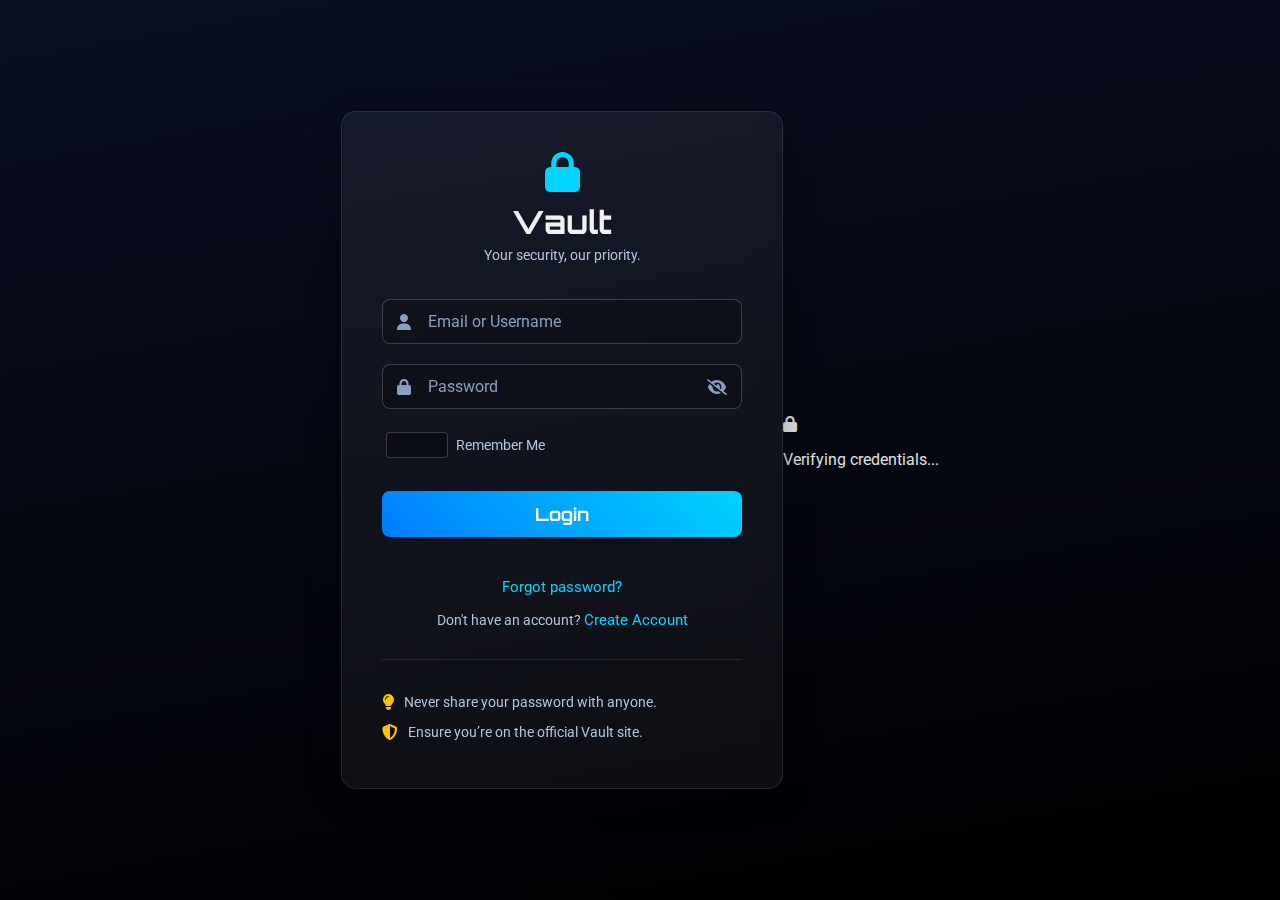
<file: login.html>
<!DOCTYPE html>
<html lang="en">
<head>
    <meta charset="UTF-8">
    <meta name="viewport" content="width=device-width, initial-scale=1.0">
    <title>Vault Login</title>
    <link rel="stylesheet" href="https://cdnjs.cloudflare.com/ajax/libs/font-awesome/6.5.1/css/all.min.css">
    <link rel="stylesheet" href="style.css">
</head>
<body>

    <div class="login-box" id="loginFormContainer">
        <div class="logo-container">
            <i class="fas fa-lock"></i>
            <h2>Vault</h2>
            <p class="tagline">Your security, our priority.</p>
        </div>
        <form>
            <div class="input-group">
                <i class="fas fa-user input-icon"></i>
                <input type="text" id="username" name="username" placeholder="Email or Username" required>
            </div>
            <div class="input-group">
                <i class="fas fa-lock input-icon"></i>
                <input type="password" id="password" name="password" placeholder="Password" required autocomplete="current-password">
                <i class="fas fa-eye-slash" id="togglePassword"></i>
            </div>
            <div class="form-options">
                <label class="remember-me">
                    <input type="checkbox" name="remember"> Remember Me
                </label>
            </div>
            <button type="submit" class="login-button">Login</button> 
            <div class="loading-spinner" style="display: none;">
                <i class="fas fa-spinner fa-spin"></i>
            </div>
            <div class="form-footer-links">
                <a href="#" class="forgot-password-link">Forgot password?</a>
                <p>Don't have an account? <a href="signup.html" class="create-account-link">Create Account</a></p>
            </div>
            <div class="security-tips">
                <p><i class="fas fa-lightbulb"></i> Never share your password with anyone.</p>
                <p><i class="fas fa-shield-alt"></i> Ensure you’re on the official Vault site.</p>
            </div>
        </form>
    </div>

    <!-- Forgot Password Modal -->
    <div class="forgot-password-modal-overlay" id="forgotPasswordModalOverlay">
        <div class="forgot-password-modal-content">
            <button class="close-modal-btn" id="closeForgotPasswordModal">&times;</button>
            <div class="modal-header">
                <h3>Forgot Password?</h3>
                <p class="modal-tagline">Enter your registered email to receive a password reset link.</p>
            </div>
            <form id="forgotPasswordForm">
                <div class="input-group">
                    <i class="fas fa-envelope input-icon"></i>
                    <input type="email" id="forgotEmail" name="forgotEmail" placeholder="Registered Email" required>
                </div>
                <button type="submit" class="login-button">Send Reset Link</button>
            </form>
            <div class="modal-sending-animation" style="display: none;">
                <i class="fas fa-envelope-open-text fa-beat-fade"></i>
                <p>Sending...</p>
            </div>
            <div class="modal-confirmation-message" style="display: none;">
                <i class="fas fa-check-circle"></i>
                <p>A password reset link has been sent to your email.</p>
                <p class="security-note">For your security, the link will expire in 10 minutes.</p>
                <button class="login-button close-modal-btn">Close</button>
            </div>
        </div>
    </div>

    <!-- Transition Overlay -->
    <div class="transition-overlay" id="transitionOverlay">
        <div class="transition-content">
            <div class="unlock-animation">
                <i class="fas fa-lock" id="transitionIcon"></i>
            </div>
            <p id="transitionText">Verifying credentials...</p>
        </div>
    </div>

    <script src="script.js"></script>
</body>
</html>
</file>
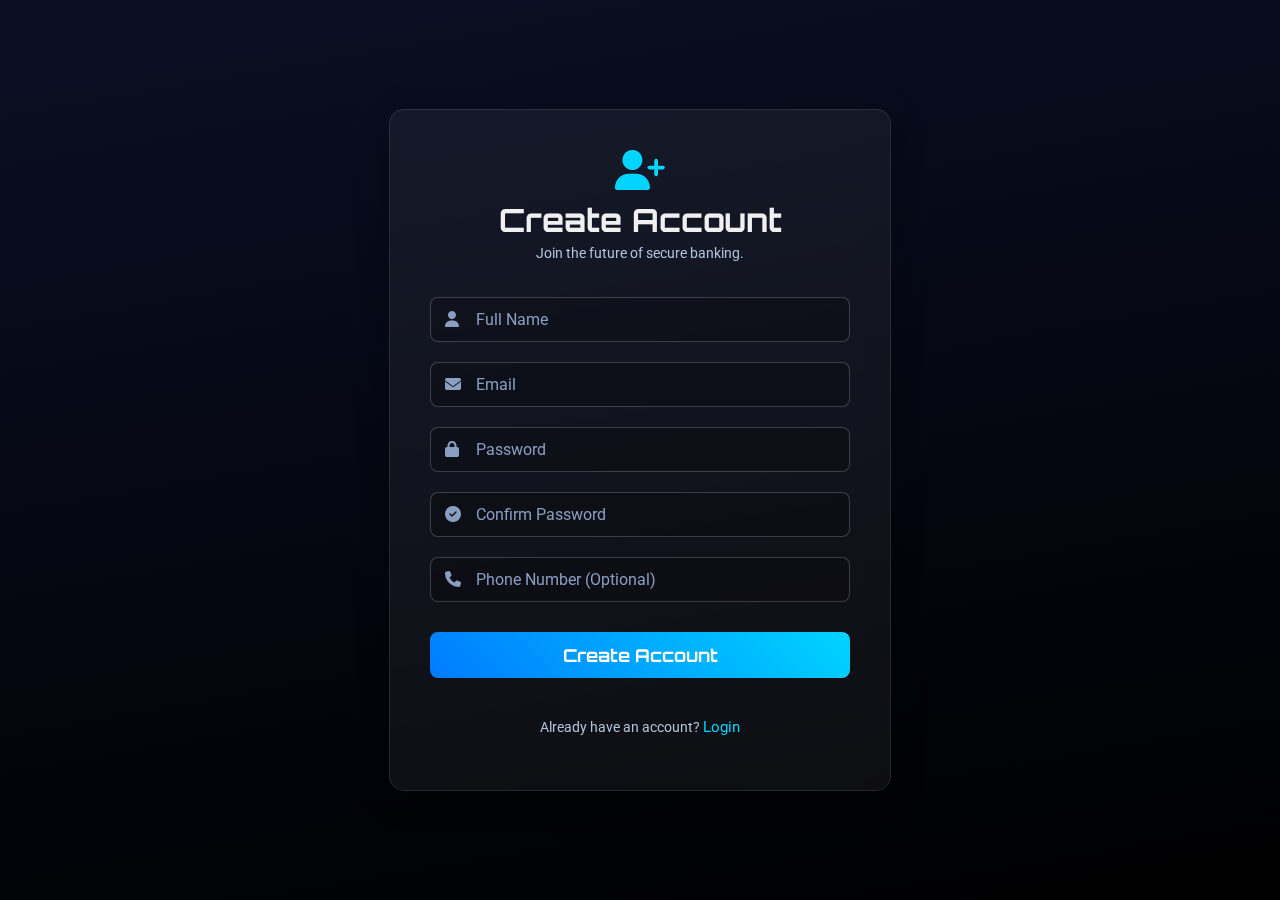
<file: signup.html>
<!DOCTYPE html>
<html lang="en">
<head>
    <meta charset="UTF-8">
    <meta name="viewport" content="width=device-width, initial-scale=1.0">
    <title>Create Account - Vault</title>
    <link rel="stylesheet" href="https://cdnjs.cloudflare.com/ajax/libs/font-awesome/6.5.1/css/all.min.css">
    <link rel="stylesheet" href="style.css">
</head>
<body>

    <div class="login-box signup-box">
        <div class="logo-container">
            <i class="fas fa-user-plus"></i>
            <h2>Create Account</h2>
            <p class="tagline">Join the future of secure banking.</p>
        </div>
        <form id="signupForm">
            <div class="input-group">
                <i class="fas fa-user input-icon"></i>
                <input type="text" id="fullName" name="fullName" placeholder="Full Name" required>
            </div>
            <div class="input-group">
                <i class="fas fa-envelope input-icon"></i>
                <input type="email" id="signupEmail" name="signupEmail" placeholder="Email" required>
            </div>
            <div class="input-group">
                <i class="fas fa-lock input-icon"></i>
                <input type="password" id="signupPassword" name="signupPassword" placeholder="Password" required>
            </div>
            <div class="input-group">
                <i class="fas fa-check-circle input-icon"></i>
                <input type="password" id="confirmPassword" name="confirmPassword" placeholder="Confirm Password" required>
            </div>
            <div class="input-group">
                <i class="fas fa-phone input-icon"></i>
                <input type="tel" id="phone" name="phone" placeholder="Phone Number (Optional)">
            </div>
            <button type="submit" class="login-button">Create Account</button>
            <div class="form-footer-links">
                <p>Already have an account? <a href="login.html" class="create-account-link">Login</a></p>
            </div>
        </form>
    </div>

    <script src="script.js"></script>
</body>
</html>
</file>
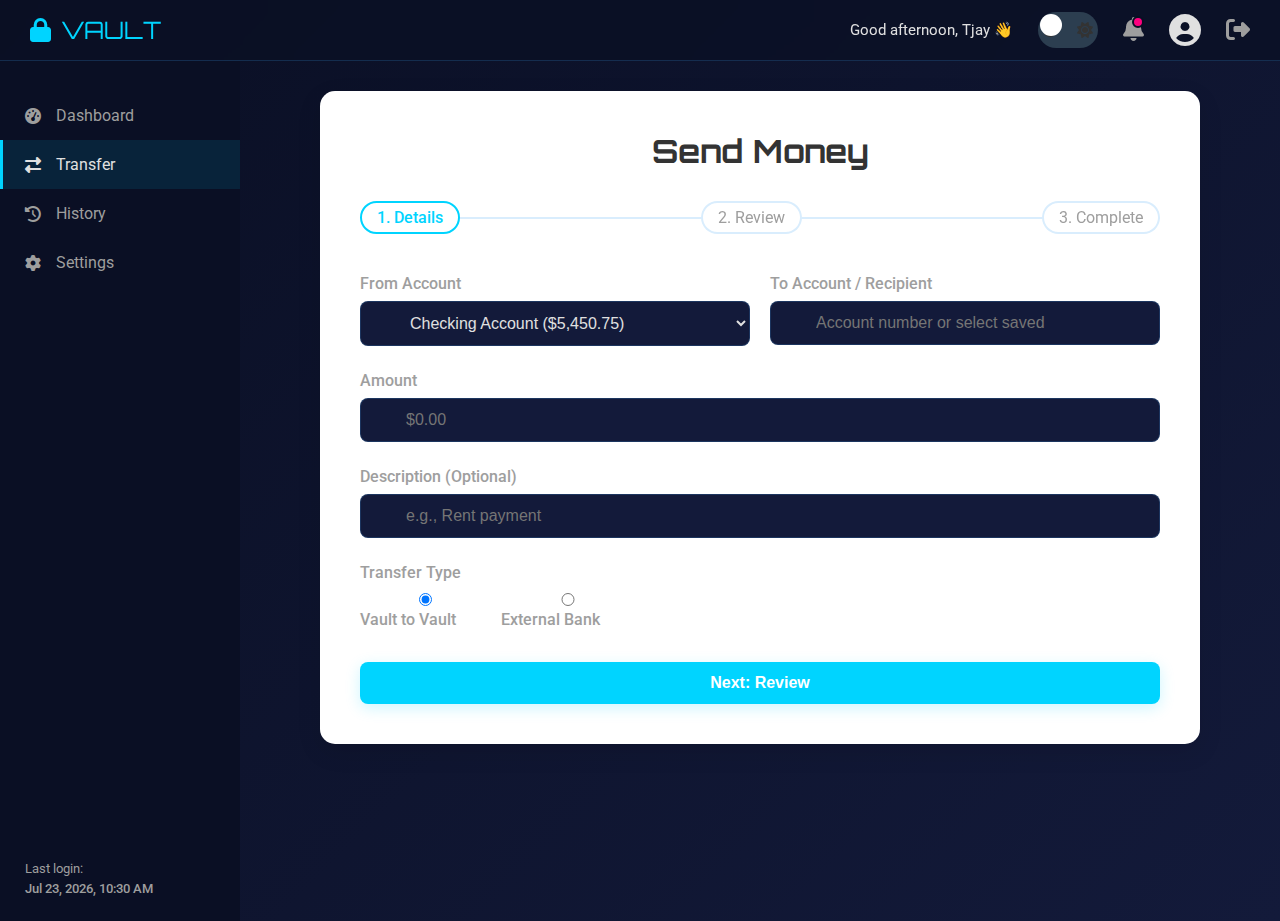
<file: transfer.html>
<!DOCTYPE html>
<html lang="en">
<head>
    <meta charset="UTF-8">
    <meta name="viewport" content="width=device-width, initial-scale=1.0">
    <title>Transfer Money - Vault</title>
    <link rel="stylesheet" href="https://cdnjs.cloudflare.com/ajax/libs/font-awesome/6.5.1/css/all.min.css">
    <link rel="stylesheet" href="dashboard.css">
    <link rel="stylesheet" href="transfer.css">
</head>
<body>

    <header class="top-nav">
        <div class="logo">
            <i class="fas fa-lock"></i>
            <span>VAULT</span>
        </div>
        <div class="menu-toggle" id="menu-toggle">
            <i class="fas fa-bars"></i>
        </div>
        <div class="header-right">
            <span class="greeting" id="greeting">Welcome back, Tjay</span>
            <div class="theme-switcher">
                <input type="checkbox" id="theme-toggle" class="theme-toggle-checkbox">
                <label for="theme-toggle" class="theme-toggle-label">
                    <i class="fas fa-moon"></i><i class="fas fa-sun"></i></label>
            </div>
            <div class="notification-bell">
                <i class="fas fa-bell"></i>
                <span class="notification-dot"></span>
            </div>
            <div class="profile">
                <i class="fas fa-user-circle"></i>
            </div>
            <a href="login.html" id="logout-btn" class="logout-btn"><i class="fas fa-sign-out-alt"></i></a>
        </div>
    </header>
    <div class="sidebar-overlay" id="sidebar-overlay"></div>

    <div class="dashboard-container">
        <aside class="sidebar">
            <nav class="sidebar-nav">
                <ul>
                    <li><a href="dashboard.html"><i class="fas fa-tachometer-alt"></i> Dashboard</a></li>
                    <li class="active"><a href="transfer.html"><i class="fas fa-exchange-alt"></i> Transfer</a></li>
                    <li><a href="history.html"><i class="fas fa-history"></i> History</a></li>
                    <li><a href="settings.html"><i class="fas fa-cog"></i> Settings</a></li>
                </ul>
            </nav>
            <nav class="sidebar-footer">
                <p>Last login:</p>
                <p id="last-login-timestamp">Oct 26, 2024, 10:30 AM</p>
            </nav>
        </aside>

        <main class="main-content">
            <div class="transfer-container card">
                <h2>Send Money</h2>
                <div class="progress-bar">
                    <div class="step active" id="step-1">1. Details</div>
                    <div class="step" id="step-2">2. Review</div>
                    <div class="step" id="step-3">3. Complete</div>
                </div>

                <!-- Step 1: Details -->
                <form id="transfer-form-step1" class="form-step active">
                    <div class="form-row">
                        <div class="form-group">
                            <label for="from-account">From Account</label>
                            <select id="from-account" name="from-account">
                                <option value="checking">Checking Account ($5,450.75)</option>
                                <option value="savings">Savings Account ($25,180.50)</option>
                            </select>
                        </div>
                        <div class="form-group">
                            <label for="to-account">To Account / Recipient</label>
                            <input type="text" id="to-account" name="to-account" placeholder="Account number or select saved">
                        </div>
                    </div>
                    <div class="form-group">
                        <label for="amount">Amount</label>
                        <input type="number" id="amount" name="amount" placeholder="$0.00">
                    </div>
                    <div class="form-group">
                        <label for="description">Description (Optional)</label>
                        <input type="text" id="description" name="description" placeholder="e.g., Rent payment">
                    </div>
                    <div class="form-group">
                        <label>Transfer Type</label>
                        <div class="radio-group">
                            <label><input type="radio" name="transfer-type" value="internal" checked> Vault to Vault</label>
                            <label><input type="radio" name="transfer-type" value="external"> External Bank</label>
                        </div>
                    </div>
                    <button type="button" class="btn-primary" id="next-to-step2">Next: Review</button>
                </form>

                <!-- Step 2: Review -->
                <div id="transfer-form-step2" class="form-step review-step">
                    <h3>Review Your Transfer</h3>
                    <div id="review-details"></div>
                    <div class="button-group">
                        <button type="button" class="btn-secondary" id="back-to-step1">Back</button>
                        <button type="button" class="btn-primary" id="confirm-transfer">Confirm & Send</button>
                    </div>
                </div>

                <!-- Step 3: Complete -->
                <div id="transfer-form-step3" class="form-step success-step">
                    <i class="fas fa-check-circle"></i>
                    <h3>Transfer Successful! 💸</h3>
                    <div class="success-summary card">
                        <h4>Transaction Summary</h4>
                        <div id="success-summary-details"></div>
                    </div>
                    <div class="button-group">
                        <a href="history.html" class="btn-secondary">View Transaction History</a>
                        <button type="button" class="btn-primary" id="make-another-transfer">Make Another Transfer</button>
                    </div>
                </div>
            </div>
        </main>
    </div>

    <script src="dashboard.js"></script>
    <script src="transfer.js"></script>
</body>
</html>
</file>
<file: style.css>
@import url('https://fonts.googleapis.com/css2?family=Orbitron:wght@700&family=Roboto:wght@400;500&display=swap');

body {
    margin: 0;
    font-family: 'Roboto', sans-serif;
    background: linear-gradient(170deg, #0a0f24 0%, #000000 100%); /* Deep blue to black */
    color: #e0e0e0;
    display: flex;
    justify-content: center;
    align-items: center;
    min-height: 100vh;
    overflow: hidden;
    padding: 20px;
    box-sizing: border-box;
}

.logo-container {
    text-align: center;
    margin-bottom: 35px;
}

.logo-container i {
    font-size: 2.5rem;
    color: #00d4ff;
}

.logo-container h2 {
    font-family: 'Orbitron', sans-serif;
    font-size: 2rem;
    color: #f0f0f0;
    margin: 10px 0 5px;
}

.tagline {
    font-size: 0.9rem;
    color: #b0c4de;
    margin: 0;
}

.login-box {
    /* Glassmorphism */
    background: rgba(255, 255, 255, 0.05);
    backdrop-filter: blur(10px);
    border: 1px solid rgba(255, 255, 255, 0.1);
    padding: 40px;
    border-radius: 15px;
    box-shadow: 0 8px 32px rgba(0, 0, 0, 0.3);
    width: 100%;
    max-width: 360px;
    animation: fadeIn 1s ease-in-out;
}

.signup-box {
    max-width: 420px; /* A bit wider for the longer form */
}

.input-group .input-icon {
    position: absolute;
    left: 15px;
    top: 50%;
    transform: translateY(-50%);
    color: #8a9ec1; /* Matches placeholder color */
    font-size: 1rem;
    pointer-events: none; /* Allows clicks to pass through to the input */
    z-index: 1; /* Ensure icon is above input background */
}

.input-group #togglePassword {
    position: absolute;
    right: 15px;
    top: 50%;
    transform: translateY(-50%);
    color: #8a9ec1;
    cursor: pointer;
    z-index: 2;
    transition: color 0.3s ease;
}

.input-group {
    position: relative;
    margin-bottom: 20px;
}

input {
    width: 100%;
    padding: 12px 15px;
    background: rgba(0, 0, 0, 0.2);
    border: 1px solid rgba(255, 255, 255, 0.2);
    padding-left: 45px; /* Make space for the icon */
    border-radius: 8px;
    color: #e0e0e0;
    font-size: 1rem;
    font-family: 'Roboto', sans-serif;
    transition: border-color 0.3s, box-shadow 0.3s;
    box-sizing: border-box;
}

input::placeholder {
    color: #8a9ec1;
}

input:focus {
    outline: none;
    border-color: #00d4ff;
    box-shadow: 0 0 10px rgba(0, 212, 255, 0.3);
}

.login-button {
    width: 100%;
    padding: 12px;
    border: none;
    border-radius: 8px;
    background: linear-gradient(45deg, #007bff, #00d4ff); /* royal blue to cyan */
    color: white;
    font-size: 1.1rem;
    font-weight: 700;
    font-family: 'Orbitron', sans-serif;
    cursor: pointer;
    transition: all 0.3s ease; /* Smooth hover effects already present */
    margin-top: 10px;
}

.login-button:hover {
    box-shadow: 0 0 15px rgba(0, 212, 255, 0.6); /* Subtle neon blue glow */
    transform: translateY(-2px);
}

@keyframes fadeIn {
    from { opacity: 0; transform: translateY(20px); }
    to { opacity: 1; transform: translateY(0); }
}

.login-button {
    margin-bottom: 15px; /* Space below button, before spinner */
}

.loading-spinner {
    text-align: center;
    margin-bottom: 15px; /* Space after spinner, before form-footer-links */
    color: #00d4ff; /* Cyan color for the spinner */
    font-size: 1.8rem;
}

.security-tips {
    margin-top: 30px; /* Space after form-footer-links */
    padding-top: 20px;
    border-top: 1px solid rgba(255, 255, 255, 0.1);
    text-align: left;
}

.security-tips p {
    font-size: 0.85rem;
    color: #b0c4de; /* Muted text color */
    margin-bottom: 8px;
    display: flex;
    align-items: center;
    gap: 10px;
}

.security-tips p i {
    color: #ffc107; /* A warning/attention color for icons */
    font-size: 1rem;
}

.form-options {
    display: flex;
    justify-content: space-between;
    align-items: center;
    margin-bottom: 20px;
}

.remember-me {
    display: flex;
    align-items: center;
    font-size: 0.9rem;
    color: #b0c4de;
    cursor: pointer;
}

.remember-me input[type="checkbox"] {
    appearance: none;
    -webkit-appearance: none;
    width: 16px;
    height: 16px;
    background-color: rgba(0, 0, 0, 0.3);
    border: 1px solid rgba(255, 255, 255, 0.2);
    border-radius: 4px;
    margin-right: 8px;
    cursor: pointer;
    position: relative;
    transition: background-color 0.3s;
}

.remember-me input[type="checkbox"]:checked {
    background-color: #00d4ff;
    border-color: #00d4ff;
}

.form-footer-links {
    margin-top: 25px;
    text-align: center;
}

.form-footer-links a {
    color: #00d4ff; /* Cyan for links */
    text-decoration: none;
    font-size: 0.95rem;
    transition: color 0.3s ease;
}

.form-footer-links a:hover {
    color: #007bff; /* Royal blue on hover */
    text-decoration: underline;
}

.form-footer-links p {
    margin-top: 15px;
    font-size: 0.9rem;
    color: #b0c4de; /* Muted text color */
}

/* --- Forgot Password Modal --- */
.forgot-password-modal-overlay {
    position: fixed;
    top: 0;
    left: 0;
    width: 100%;
    height: 100%;
    background: rgba(0, 0, 0, 0.7);
    display: flex;
    justify-content: center;
    align-items: center;
    z-index: 1000;
    opacity: 0;
    visibility: hidden;
    transition: opacity 0.3s ease, visibility 0.3s ease;
}

.forgot-password-modal-overlay.active {
    opacity: 1;
    visibility: visible;
}

.forgot-password-modal-content {
    /* Glassmorphism */
    background: rgba(255, 255, 255, 0.08);
    backdrop-filter: blur(15px);
    border: 1px solid rgba(255, 255, 255, 0.15);
    padding: 40px;
    border-radius: 15px;
    box-shadow: 0 10px 40px rgba(0, 0, 0, 0.4);
    width: 100%;
    max-width: 400px;
    position: relative;
    text-align: center;
    transform: translateY(-50px);
    opacity: 0;
    transition: transform 0.3s ease, opacity 0.3s ease;
}

.forgot-password-modal-overlay.active .forgot-password-modal-content {
    transform: translateY(0);
    opacity: 1;
}

.close-modal-btn {
    position: absolute;
    top: 15px;
    right: 20px;
    background: none;
    border: none;
    font-size: 2rem;
    color: #e0e0e0;
    cursor: pointer;
    transition: color 0.3s ease;
}

.close-modal-btn:hover {
    color: #ff007f;
}

.modal-header {
    margin-bottom: 30px;
}

.modal-header h3 {
    font-family: 'Orbitron', sans-serif;
    font-size: 2rem;
    color: #00d4ff;
    margin-bottom: 10px;
}

.modal-tagline {
    font-size: 1rem;
    color: #b0c4de;
}

#forgotPasswordForm .input-group {
    margin-bottom: 25px;
}

#forgotPasswordForm .login-button {
    margin-top: 0; /* Override default margin-top */
}

.modal-sending-animation,
.modal-confirmation-message {
    display: flex;
    flex-direction: column;
    align-items: center;
    justify-content: center;
    min-height: 150px; /* Ensure consistent height */
}

.modal-sending-animation i {
    font-size: 3.5rem;
    color: #00d4ff;
    margin-bottom: 20px;
}

.modal-sending-animation p {
    font-size: 1.2rem;
    color: #e0e0e0;
}

.modal-confirmation-message i {
    font-size: 3.5rem;
    color: #28a745; /* Green checkmark */
    margin-bottom: 20px;
}

.modal-confirmation-message p {
    font-size: 1.1rem;
    color: #e0e0e0;
    margin-bottom: 10px;
}

.security-note {
    font-size: 0.9rem;
    color: #ffc107; /* Warning color */
    margin-top: 15px;
}
</file>
<file: dashboard.css>
@import url('https://fonts.googleapis.com/css2?family=Orbitron:wght@400;700&family=Roboto:wght@300;400;500&display=swap');

:root {
    /* Dark Mode (Default) */
    --primary-blue: #00d4ff;
    --secondary-pink: #ff007f;
    --bg-primary: #0a0f24;
    --bg-secondary: #131a3a;
    --card-bg: white;
    --card-text: #333;
    --text-muted: #9e9e9e;
    --text-primary: #e0e0e0;
    --border-color: rgba(66, 165, 245, 0.2);
}

body.light-mode {
    /* Light Mode */
    --primary-blue: #007bff;
    --secondary-pink: #d93075;
    --bg-primary: #f8f9fa;
    --bg-secondary: #e9ecef;
    --card-bg: white;
    --card-text: #333;
    --text-muted: #6c757d;
    --text-primary: #495057;
    --border-color: rgba(0, 0, 0, 0.1);
}

body {
    margin: 0;
    font-family: 'Roboto', sans-serif;
    background: linear-gradient(135deg, var(--bg-primary), var(--bg-secondary));
    color: var(--card-text);
    overflow-x: hidden;
}

/* --- Top Navigation --- */
.top-nav {
    display: flex;
    justify-content: space-between;
    align-items: center;
    padding: 12px 30px;
    background: rgba(10, 15, 36, 0.7);
    backdrop-filter: blur(10px);
    border-bottom: 1px solid var(--border-color);
    position: sticky;
    top: 0;
    z-index: 1000;
}

.top-nav .logo {
    display: flex;
    align-items: center;
    font-family: 'Orbitron', sans-serif;
    font-size: 1.5rem;
    color: var(--primary-blue);
    gap: 10px;
}

.menu-toggle {
    display: none; /* Hidden on desktop */
    font-size: 1.5rem;
    color: var(--text-primary);
    cursor: pointer;
}

.header-right {
    display: flex;
    align-items: center;
    gap: 25px;
}

.greeting {
    color: var(--text-primary);
    white-space: nowrap;
    font-size: 0.95rem;
}

.top-nav .profile i {
    font-size: 2rem;
    color: var(--text-primary);
    cursor: pointer;
}

.logout-btn {
    color: var(--text-muted);
    font-size: 1.5rem;
    text-decoration: none;
    transition: color 0.3s ease;
}

.logout-btn:hover {
    color: var(--secondary-pink);
}

.notification-bell {
    position: relative;
    font-size: 1.5rem;
    color: var(--text-muted);
    cursor: pointer;
}

.notification-dot {
    position: absolute;
    top: 0;
    right: 0;
    width: 8px;
    height: 8px;
    background-color: var(--secondary-pink);
    border-radius: 50%;
    border: 2px solid var(--bg-primary);
}

/* --- Theme Switcher (copied from main.css) --- */
.theme-switcher { position: relative; }
.theme-toggle-checkbox { display: none; }
.theme-toggle-label {
    display: flex;
    align-items: center;
    justify-content: space-between;
    background-color: #2c3e50;
    border-radius: 50px;
    cursor: pointer;
    width: 50px;
    height: 26px;
    padding: 5px;
    position: relative;
    transition: background-color 0.2s;
}
.theme-toggle-label::after {
    content: ''; position: absolute; top: 2px; left: 2px;
    width: 22px; height: 22px; background-color: white;
    border-radius: 50%; transition: transform 0.2s;
}
.theme-toggle-checkbox:checked + .theme-toggle-label::after {
    transform: translateX(24px);
}

/* --- Main Layout --- */
.dashboard-container {
    display: flex;
    animation: dashboard-fade-in 0.8s ease-out;
}

.sidebar {
    width: 240px;
    background: var(--bg-primary);
    padding-top: 30px;
    height: calc(100vh - 70px); /* Full height minus top-nav */
    position: sticky;
    top: 70px; /* Height of top-nav */
}

.sidebar-footer {
    position: absolute;
    bottom: 20px;
    left: 25px;
    right: 25px;
    font-size: 0.8rem;
    color: var(--text-muted);
}

.sidebar-footer p {
    margin: 5px 0;
}

#last-login-timestamp { font-weight: 500; }

.sidebar-nav ul {
    list-style: none;
    padding: 0;
    margin: 0;
}

.sidebar-nav li a {
    display: flex;
    align-items: center;
    gap: 15px;
    padding: 15px 25px;
    color: var(--text-muted);
    text-decoration: none;
    font-size: 1rem;
    transition: background 0.3s, color 0.3s;
}

.sidebar-nav li a:hover, .sidebar-nav li.active a {
    background: rgba(0, 212, 255, 0.1);
    color: var(--text-primary);
    border-left: 3px solid var(--primary-blue);
    padding-left: 22px;
}

.main-content {
    flex-grow: 1;
    padding: 30px;
}

/* --- Cards --- */
.summary-cards {
    display: grid;
    grid-template-columns: repeat(auto-fit, minmax(220px, 1fr));
    gap: 25px;
    margin-bottom: 30px;
}

.card {
    background: var(--card-bg);
    padding: 25px;
    border-radius: 15px;
    box-shadow: 0 8px 25px rgba(0, 0, 0, 0.1);
    transition: transform 0.3s ease, box-shadow 0.3s ease;
}

.card:hover {
    transform: translateY(-5px); /* Upward animation on hover */
    box-shadow: 0 12px 30px rgba(0, 0, 0, 0.15);
}

.mini-card {
    position: relative;
    padding-top: 50px;
}

.mini-card .fas {
    position: absolute;
    top: 20px;
    left: 25px;
    font-size: 1.5rem;
    padding: 10px;
    border-radius: 50%;
    color: white;
}

.icon-checking { background-color: #29b6f6; } /* Light Blue */
.icon-savings { background-color: #66bb6a; } /* Green */
.icon-credit { background-color: #ef5350; } /* Red */

.mini-card .debt {
    color: #ef5350; /* Red for debt */
}

.card h3, .card h4 {
    margin-top: 0;
    margin-bottom: 10px;
    color: var(--card-text);
    font-weight: 500;
}

.card p {
    margin: 0;
    font-size: 1.8rem;
    font-weight: 700;
    color: var(--secondary-pink);
}

.balance-card {
    grid-column: 1 / -1; /* Span full width on larger grids */
    text-align: center;
}

.balance-card h3 {
    font-size: 1.2rem;
    color: var(--text-muted);
}

.balance-amount {
    font-family: 'Orbitron', sans-serif;
    font-size: 3.5rem !important;
    color: var(--primary-blue) !important;
}

.mini-card p {
    font-size: 1.5rem;
    font-family: 'Orbitron', sans-serif;
}

/* --- Chart Area --- */
.charts-area {
    margin-top: 30px;
}

.chart-card {
    padding: 30px;
}

.chart-card h3 {
    text-align: center;
    font-size: 1.4rem;
    margin-bottom: 25px;
}

@keyframes dashboard-fade-in {
    from { opacity: 0; transform: translateY(20px); }
    to { opacity: 1; transform: translateY(0); }
}

/* --- Responsive Design --- */
@media (max-width: 1024px) {
    .greeting {
        display: none; /* Hide greeting on smaller tablets */
    }
}

@media (max-width: 768px) {
    .menu-toggle {
        display: block; /* Show hamburger menu */
    }

    .header-right .theme-switcher,
    .header-right .profile {
        display: none; /* Hide less critical icons on mobile */
    }

    .sidebar {
        position: fixed;
        left: -250px; /* Hide sidebar off-screen */
        width: 250px;
        top: 0;
        height: 100%;
        z-index: 1100;
        transition: left 0.3s ease-in-out;
        background: var(--bg-secondary);
        border-right: 1px solid var(--border-color);
    }

    .sidebar.open {
        left: 0; /* Show sidebar */
    }

    .sidebar-overlay {
        position: fixed;
        top: 0;
        left: 0;
        width: 100%;
        height: 100%;
        background: rgba(0, 0, 0, 0.5);
        z-index: 1050;
        opacity: 0;
        visibility: hidden;
        transition: opacity 0.3s ease, visibility 0.3s ease;
    }

    .sidebar-overlay.active {
        opacity: 1;
        visibility: visible;
    }

    .main-content {
        padding: 20px;
    }

    .summary-cards, .quick-actions, .charts-area {
        grid-template-columns: 1fr; /* Stack grids into a single column */
        gap: 20px;
    }
}

/* --- Savings Goals --- */
.savings-goals-area {
    margin-bottom: 30px;
}

.savings-goal-card .card-header {
    display: flex;
    justify-content: space-between;
    align-items: center;
    margin-bottom: 20px;
}

.savings-goal-card h3 {
    margin: 0;
}

.add-goal-btn {
    padding: 8px 15px;
    font-size: 0.9rem;
}

.goal-item {
    background-color: var(--bg-secondary);
    padding: 20px;
    border-radius: 10px;
    border: 1px solid var(--border-color);
}

.goal-item.completed {
    border-left: 4px solid #28a745;
    background-image: linear-gradient(to right, rgba(40, 167, 69, 0.05), transparent);
}
.goal-item.completed .progress-bar-fill {
    background-color: #28a745; /* Green for completed */
}

.goal-name {
    font-weight: 500;
    margin: 0;
    font-size: 1.1rem !important; /* Override generic p styles */
    color: var(--text-primary);
}

.goal-progress-text {
    font-size: 1rem !important; /* Override generic p styles */
    color: var(--text-muted);
    font-weight: 400;
    margin: 0;
}

.goal-header {
    display: flex;
    justify-content: space-between;
    align-items: center;
    margin-bottom: 15px;
}

.goal-actions {
    display: flex;
    gap: 10px;
}

.goal-action-btn {
    background: none;
    border: 1px solid var(--border-color);
    color: var(--text-muted);
    padding: 4px 10px;
    border-radius: 6px;
    font-size: 0.8rem;
    cursor: pointer;
    transition: all 0.3s ease;
}

.goal-action-btn:hover {
    background-color: var(--primary-blue);
    color: white;
    border-color: var(--primary-blue);
}
.goal-action-btn.delete:hover {
    background-color: var(--secondary-pink);
    border-color: var(--secondary-pink);
}

.goal-details {
    font-size: 0.9rem;
    color: var(--text-muted);
    margin-bottom: 15px;
}
.goal-details p {
    margin: 5px 0;
    font-weight: 400;
    font-size: 0.9rem !important;
}
.goal-details .saved-amount {
    color: var(--text-primary);
    font-weight: 500;
}

.progress-bar-container {
    width: 100%;
    height: 20px;
    background-color: var(--bg-secondary);
    border-radius: 20px;
    overflow: hidden;
    border: 1px solid var(--border-color);
}

.progress-bar-fill {
    height: 100%;
    background-color: var(--primary-blue);
    border-radius: 20px;
    transition: width 0.5s ease-in-out;
    display: flex;
    align-items: center;
    justify-content: center;
    color: white;
    font-size: 0.8rem;
    font-weight: 700;
}

.motivational-text {
    text-align: center;
    margin-top: 15px;
    font-size: 0.9rem !important;
    color: var(--text-muted);
    font-weight: 400;
}

.section-footer-note {
    text-align: center;
    margin-top: 20px;
    font-size: 0.9rem;
    color: var(--text-muted);
    font-style: italic;
}

/* --- Confetti --- */
#confetti-container {
    position: fixed;
    top: 0; left: 0;
    width: 100%; height: 100%;
    overflow: hidden;
    z-index: 9999;
    pointer-events: none;
}
.confetti {
    position: absolute;
    width: 10px;
    height: 20px;
    background-color: #f0f;
    top: -20px;
    opacity: 0;
    animation: confetti-fall 4s ease-out forwards;
}
@keyframes confetti-fall {
    0% { transform: translateY(-10vh) rotateZ(0deg); opacity: 1; }
    100% { transform: translateY(110vh) rotateZ(720deg); opacity: 0; }
}

/* --- Goal Modal Form --- */
#goal-form .form-group,
#progress-form .form-group {
    margin-bottom: 20px;
    text-align: left;
}
#goal-form label,
#progress-form label {
    display: block; margin-bottom: 8px; font-weight: 500;
    font-size: 0.9rem; color: var(--text-muted);
}
#goal-form input,
#progress-form input {
    width: 100%; padding: 12px; border: 1px solid var(--border-color);
    border-radius: 8px; background-color: var(--bg-secondary);
    color: var(--text-primary); font-size: 1rem; box-sizing: border-box;
}

/* --- Generic Modal Styles --- */
.modal-overlay {
    position: fixed; top: 0; left: 0; width: 100%; height: 100%;
    background: rgba(0, 0, 0, 0.7); display: flex; justify-content: center;
    align-items: center; z-index: 1200; opacity: 0; visibility: hidden;
    transition: opacity 0.3s ease, visibility 0.3s ease;
}
.modal-overlay.active { opacity: 1; visibility: visible; }
.modal-content {
    background: var(--card-bg); padding: 30px; border-radius: 15px;
    box-shadow: 0 10px 40px rgba(0, 0, 0, 0.4); width: 100%; max-width: 450px;
    position: relative; text-align: center; border: 1px solid var(--border-color);
    transform: translateY(50px); opacity: 0; /* Changed for slide-up animation */
    transition: transform 0.3s ease, opacity 0.3s ease;
}
.modal-overlay.active .modal-content { transform: translateY(0); opacity: 1; }
.modal-header h3 { font-size: 1.5rem; margin-top: 0; margin-bottom: 25px; }
.close-modal-btn {
    position: absolute; top: 10px; right: 15px; background: none; border: none;
    font-size: 1.5rem; color: var(--text-muted); cursor: pointer;
}

/* --- Pay Bills Modal Specifics --- */
.recent-bills {
    margin-bottom: 25px;
    text-align: left;
}
.recent-bills h4 {
    font-size: 0.9rem;
    color: var(--text-muted);
    margin: 0 0 10px;
    font-weight: 500;
}
.recent-bill-tags {
    display: flex;
    flex-wrap: wrap;
    gap: 8px;
}
.bill-tag {
    background-color: var(--bg-secondary);
    border: 1px solid var(--border-color);
    color: var(--text-primary);
    padding: 5px 10px;
    border-radius: 15px;
    cursor: pointer;
    font-size: 0.85rem;
    transition: all 0.2s ease;
}
.bill-tag:hover {
    background-color: var(--primary-blue);
    color: white;
    border-color: var(--primary-blue);
}

#pay-bills-form .form-group {
    margin-bottom: 20px;
    text-align: left;
}
#pay-bills-form label {
    display: block;
    margin-bottom: 8px;
    font-weight: 500;
    font-size: 0.9rem;
    color: var(--text-muted);
}

.input-wrapper {
    position: relative;
}

.input-wrapper .fas {
    position: absolute;
    left: 15px;
    top: 50%;
    transform: translateY(-50%);
    color: var(--text-muted);
    pointer-events: none;
}

#pay-bills-form input,
#pay-bills-form select {
    width: 100%;
    padding: 12px 12px 12px 45px; /* Make space for icon */
    border: 1px solid var(--border-color);
    border-radius: 8px;
    background-color: var(--bg-secondary);
    color: var(--text-primary);
    font-size: 1rem;
    box-sizing: border-box;
}
.btn-primary {
    width: 100%;
    padding: 12px 25px;
    border: none;
    border-radius: 8px;
    font-size: 1rem;
    font-weight: 700;
    cursor: pointer;
    display: inline-flex;
    align-items: center;
    justify-content: center;
    gap: 10px;
    background-color: var(--primary-blue);
    color: white;
}

/* Success View */
.success-animation i {
    font-size: 4rem;
    color: #28a745;
    animation: pop-in 0.5s cubic-bezier(0.68, -0.55, 0.27, 1.55);
    margin-bottom: 20px;
}
#pay-bills-success-view h4 {
    font-size: 1.4rem;
    margin-bottom: 10px;
}
#pay-bills-success-view p {
    color: var(--text-muted);
    margin-bottom: 20px;
}
.success-ref { font-family: 'Courier New', Courier, monospace; }
.btn-secondary { background-color: var(--bg-secondary); color: var(--text-primary); border: 1px solid var(--border-color); }

@keyframes pop-in {
    0% { transform: scale(0); opacity: 0; }
    100% { transform: scale(1); opacity: 1; }
}

/* --- Schedule Payment Toggle --- */
.schedule-payment-group {
    display: flex;
    justify-content: space-between;
    align-items: center;
    background-color: var(--bg-secondary);
    padding: 10px 15px;
    border-radius: 8px;
}

.switch-label {
    font-weight: 500;
    color: var(--text-muted);
    cursor: pointer;
}

.switch {
    position: relative;
    display: inline-block;
    width: 50px;
    height: 26px;
}

.switch input {
    opacity: 0;
    width: 0;
    height: 0;
}

.slider {
    position: absolute;
    cursor: pointer;
    top: 0; left: 0; right: 0; bottom: 0;
    background-color: var(--bg-tertiary, #ccc);
    transition: .4s;
    border-radius: 26px;
}

.slider:before {
    position: absolute; content: ""; height: 18px; width: 18px;
    left: 4px; bottom: 4px; background-color: white;
    transition: .4s; border-radius: 50%;
}

input:checked + .slider { background-color: var(--primary-blue); }
input:checked + .slider:before { transform: translateX(24px); }

/* --- Deposit Modal Specifics --- */
.connected-accounts {
    margin-bottom: 25px;
    text-align: left;
}
.connected-accounts h4 {
    font-size: 0.9rem;
    color: var(--text-muted);
    margin: 0 0 10px;
    font-weight: 500;
}
.account-list {
    display: flex;
    flex-direction: column;
    gap: 10px;
}
.account-item {
    display: flex;
    justify-content: space-between;
    align-items: center;
    width: 100%;
    padding: 12px 15px;
    background-color: var(--bg-secondary);
    border: 1px solid var(--border-color);
    border-radius: 8px;
    cursor: pointer;
    text-align: left;
    transition: all 0.2s ease;
}
.account-item:hover {
    border-color: var(--primary-blue);
    background-color: rgba(0, 212, 255, 0.1);
}
.account-item span:first-child {
    font-weight: 500;
    color: var(--text-primary);
}
.account-item span:last-child {
    font-size: 0.9rem;
    color: var(--text-muted);
}

#deposit-form .form-group {
    margin-bottom: 20px;
    text-align: left;
}
#deposit-form label {
    display: block; margin-bottom: 8px; font-weight: 500;
    font-size: 0.9rem; color: var(--text-muted);
}
#deposit-form input, #deposit-form select {
    width: 100%; padding: 12px 12px 12px 45px; border: 1px solid var(--border-color);
    border-radius: 8px; background-color: var(--bg-secondary);
    color: var(--text-primary); font-size: 1rem; box-sizing: border-box;
}

#deposit-success-view .button-group {
    display: flex; justify-content: center; gap: 15px; margin-top: 20px;
}

#confirm-deposit-btn {
    background-color: #28a745; /* Bold Green */
    box-shadow: 0 4px 15px rgba(40, 167, 69, 0.3);
}

#confirm-deposit-btn:hover {
    background-color: #218838;
    box-shadow: 0 6px 20px rgba(40, 167, 69, 0.5);
}

/* --- Tooltip Styles --- */
.tooltip-container {
    position: relative;
    display: inline-block;
    margin-left: 8px;
    cursor: help;
}

.tooltip-container .fa-info-circle {
    color: var(--text-muted);
}

.tooltip-text {
    visibility: hidden;
    width: 200px;
    background-color: #333;
    color: #fff;
    text-align: center;
    border-radius: 6px;
    padding: 8px;
    position: absolute;
    z-index: 1;
    bottom: 125%;
    left: 50%;
    margin-left: -100px;
    opacity: 0;
    transition: opacity 0.3s;
}

.tooltip-container:hover .tooltip-text {
    visibility: visible;
    opacity: 1;
}

/* --- Withdraw Modal Specifics --- */
#confirm-withdraw-btn {
    background-color: var(--primary-blue);
}

#confirm-withdraw-btn:hover {
    background-color: #00b8e6;
}

#withdraw-form .form-group {
    margin-bottom: 20px;
    text-align: left;

/* --- Withdraw Modal Specifics --- */
#withdraw-form .form-group {
    margin-bottom: 20px;
    text-align: left;
}
#withdraw-form label {
    display: block; margin-bottom: 8px; font-weight: 500;
    font-size: 0.9rem; color: var(--text-muted);
}
#withdraw-form input, #withdraw-form select {
    width: 100%; padding: 12px 12px 12px 45px; border: 1px solid var(--border-color);
    border-radius: 8px; background-color: var(--bg-secondary);
    color: var(--text-primary); font-size: 1rem; box-sizing: border-box;
}

#withdraw-success-view .button-group {
    display: flex; justify-content: center; gap: 15px; margin-top: 20px;
}

.label-group {
    display: flex;
    justify-content: space-between;
    align-items: center;
    margin-bottom: 8px;
}

.withdraw-all-btn {
    background: none;
    border: none;
    color: var(--primary-blue);
    font-size: 0.85rem;
    font-weight: 500;
    cursor: pointer;
    padding: 2px 5px;
}

.withdrawal-info {
    margin-top: 25px;
    padding-top: 15px;
    border-top: 1px solid var(--border-color);
    text-align: left;
}

.withdrawal-info p {
    font-size: 0.85rem;
    color: var(--text-muted);
    margin: 5px 0;
}

.withdrawal-info p span {
    font-weight: 500;
    color: var(--text-primary);
}


}
</file>
<file: transfer.css>
.transfer-container {
    max-width: 800px;
    margin: 0 auto;
    padding: 40px;
}

.transfer-container h2 {
    text-align: center;
    font-family: 'Orbitron', sans-serif;
    font-size: 2rem;
    margin-top: 0;
    margin-bottom: 30px;
    color: var(--card-text);
}

/* Progress Bar */
.progress-bar {
    display: flex;
    justify-content: space-between;
    margin-bottom: 40px;
    position: relative;
}

.progress-bar::before {
    content: '';
    position: absolute;
    top: 50%;
    left: 0;
    width: 100%;
    height: 2px;
    background-color: var(--border-color);
    transform: translateY(-50%);
    z-index: 1;
}

.progress-bar .step {
    background-color: var(--card-bg);
    color: var(--text-muted);
    padding: 5px 15px;
    border-radius: 20px;
    border: 2px solid var(--border-color);
    z-index: 2;
    transition: all 0.3s ease;
}

.progress-bar .step.active {
    border-color: var(--primary-blue);
    color: var(--primary-blue);
    font-weight: 500;
}

/* Form Steps */
.form-step {
    display: none;
}

.form-step.active {
    display: block;
    animation: fadeIn 0.5s ease;
}

.form-row {
    display: grid;
    grid-template-columns: 1fr 1fr;
    gap: 20px;
}

.form-group {
    margin-bottom: 25px;
}

.input-wrapper {
    position: relative;
}

.input-wrapper .fas {
    position: absolute;
    left: 15px;
    top: 50%;
    transform: translateY(-50%);
    color: var(--text-muted);
    pointer-events: none;
}

.form-group label {
    display: block;
    margin-bottom: 8px;
    font-weight: 500;
    color: var(--text-muted);
}

.form-group input,
.form-group select {
    width: 100%;
    padding: 12px 12px 12px 45px; /* Make space for icon */
    border: 1px solid var(--border-color);
    border-radius: 8px;
    background-color: var(--bg-secondary);
    color: var(--text-primary);
    font-size: 1rem;
    box-sizing: border-box;
}

.form-group input:focus {
    border-color: var(--primary-blue);
    outline: none;
}

.error-message {
    color: var(--secondary-pink);
    font-size: 0.85rem;
    margin-top: 5px;
    min-height: 1.2em; /* Prevent layout shift */
}

.balance-info {
    display: flex;
    justify-content: space-between;
    font-size: 0.85rem;
    color: var(--text-muted);
    margin-top: 8px;
}

.saved-recipients {
    margin-top: 10px;
    display: flex;
    align-items: center;
    gap: 8px;
    font-size: 0.85rem;
    color: var(--text-muted);
}

.recipient-tag {
    background-color: var(--bg-secondary);
    border: 1px solid var(--border-color);
    color: var(--text-primary);
    padding: 4px 8px;
    border-radius: 15px;
    cursor: pointer;
    transition: all 0.2s ease;
}

.recipient-tag:hover {
    background-color: var(--primary-blue);
    color: white;
    border-color: var(--primary-blue);
}

.radio-group {
    display: flex;
    gap: 20px;
}

.btn-primary, .btn-secondary {
    padding: 12px 25px;
    border: none;
    border-radius: 8px;
    font-size: 1rem;
    font-weight: 700;
    cursor: pointer;
    transition: all 0.3s ease;
    display: inline-flex;
    align-items: center;
    justify-content: center;
    gap: 10px;
}

.btn-primary {
    background: var(--primary-blue);
    color: white;
    box-shadow: 0 4px 15px rgba(0, 212, 255, 0.2);
}

.btn-primary:hover {
    transform: translateY(-2px);
    box-shadow: 0 6px 20px rgba(0, 212, 255, 0.4);
}
.btn-secondary { background-color: var(--bg-secondary); color: var(--text-primary); }

.button-group {
    display: flex;
    justify-content: space-between;
    margin-top: 30px;
}

/* Review & Success Steps */
.review-step h3, .success-step h3 {
    text-align: center;
    margin-bottom: 25px;
}

#review-details p {
    display: flex;
    justify-content: space-between;
    padding: 15px 0;
    border-bottom: 1px solid var(--border-color);
}

#review-details p span:first-child { color: var(--text-muted); }
#review-details p span:last-child { font-weight: 500; }

.success-step {
    text-align: center;
}

.success-step i {
    font-size: 4rem;
    color: #28a745;
    margin-bottom: 20px;
}

.success-step p {
    color: var(--text-muted);
    margin-bottom: 30px;
}

.success-step h3 {
    font-size: 1.8rem;
}

.transaction-id {
    background-color: var(--bg-secondary);
    color: var(--text-muted);
    padding: 10px 15px;
    border-radius: 8px;
    font-family: 'Courier New', Courier, monospace;
    font-size: 1rem;
    display: inline-block;
}

/* --- PIN Confirmation Modal --- */
.pin-modal-overlay {
    position: fixed;
    top: 0;
    left: 0;
    width: 100%;
    height: 100%;
    background: rgba(0, 0, 0, 0.7);
    display: flex;
    justify-content: center;
    align-items: center;
    z-index: 1200;
    opacity: 0;
    visibility: hidden;
    transition: opacity 0.3s ease, visibility 0.3s ease;
}

.pin-modal-overlay.active {
    opacity: 1;
    visibility: visible;
}

.pin-modal-content {
    background: var(--bg-secondary);
    padding: 30px;
    border-radius: 15px;
    box-shadow: 0 10px 40px rgba(0, 0, 0, 0.4);
    width: 100%;
    max-width: 380px;
    position: relative;
    text-align: center;
    border: 1px solid var(--border-color);
}

.pin-modal-content .modal-header h4 {
    font-size: 1.5rem;
    margin-top: 0;
    margin-bottom: 10px;
    color: var(--text-primary);
}

.pin-modal-content .modal-header p {
    color: var(--text-muted);
    margin-bottom: 25px;
}

#pinForm label {
    display: block;
    margin-bottom: 15px;
    color: var(--text-muted);
}

#pin-code {
    width: 60%;
    padding: 15px;
    font-size: 1.5rem;
    text-align: center;
    letter-spacing: 0.5em;
    margin-bottom: 25px;
}

.pin-modal-content .close-modal-btn {
    position: absolute;
    top: 10px;
    right: 15px;
    background: none;
    border: none;
    font-size: 1.5rem;
    color: var(--text-muted);
    cursor: pointer;
}
    box-sizing: border-box;
}

.radio-group {
    display: flex;
    gap: 20px;
}

.btn-primary, .btn-secondary {
    padding: 12px 25px;
    border: none;
    border-radius: 8px;
    font-size: 1rem;
    font-weight: 700;
    cursor: pointer;
    transition: all 0.3s ease;
}

.btn-primary { background-color: var(--primary-blue); color: white; }
.btn-secondary { background-color: var(--bg-secondary); color: var(--text-primary); }

.button-group {
    display: flex;
    justify-content: space-between;
    margin-top: 30px;
}

/* Review & Success Steps */
.review-step h3, .success-step h3 {
    text-align: center;
    margin-bottom: 25px;
}

#review-details p {
    display: flex;
    justify-content: space-between;
    padding: 15px 0;
    border-bottom: 1px solid var(--border-color);
}

#review-details p span:first-child { color: var(--text-muted); }
#review-details p span:last-child { font-weight: 500; }

.success-step {
    text-align: center;
}

.success-step i {
    font-size: 4rem;
    color: #28a745;
    margin-bottom: 20px;
}

.success-step p {
    color: var(--text-muted);
    margin-bottom: 30px;
}

.success-summary {
    max-width: 450px;
    margin: 30px auto;
    text-align: left;
    padding: 25px;
    background-color: var(--bg-secondary);
    border: 1px solid var(--border-color);
}

.success-summary h4 {
    text-align: center;
    margin-top: 0;
    margin-bottom: 20px;
    color: var(--text-primary);
}

#success-summary-details p {
    display: flex;
    justify-content: space-between;
    padding: 10px 0;
    border-bottom: 1px solid var(--border-color);
    font-size: 0.9rem;
    margin: 0;
}

.success-summary p:last-child {
    border-bottom: none;
}

.success-step h3 {
    font-size: 1.8rem;
}

.transaction-id {
    background-color: var(--bg-secondary);
    color: var(--text-muted);
    padding: 10px 15px;
    border-radius: 8px;
    font-family: 'Courier New', Courier, monospace;
    font-size: 1rem;
    display: inline-block;
}

/* --- PIN Confirmation Modal --- */
.pin-modal-overlay {
    position: fixed;
    top: 0;
    left: 0;
    width: 100%;
    height: 100%;
    background: rgba(0, 0, 0, 0.7);
    display: flex;
    justify-content: center;
    align-items: center;
    z-index: 1200;
    opacity: 0;
    visibility: hidden;
    transition: opacity 0.3s ease, visibility 0.3s ease;
}

.pin-modal-overlay.active {
    opacity: 1;
    visibility: visible;
}

.pin-modal-content {
    background: var(--bg-secondary);
    padding: 30px;
    border-radius: 15px;
    box-shadow: 0 10px 40px rgba(0, 0, 0, 0.4);
    width: 100%;
    max-width: 380px;
    position: relative;
    text-align: center;
    border: 1px solid var(--border-color);
}

.pin-modal-content .modal-header h4 {
    font-size: 1.5rem;
    margin-top: 0;
    margin-bottom: 10px;
    color: var(--text-primary);
}

.pin-modal-content .modal-header p {
    color: var(--text-muted);
    margin-bottom: 25px;
}

#pinForm label {
    display: block;
    margin-bottom: 15px;
    color: var(--text-muted);
}

#pin-code {
    width: 60%;
    padding: 15px;
    font-size: 1.5rem;
    text-align: center;
    letter-spacing: 0.5em;
    margin-bottom: 25px;
}

.pin-modal-content .close-modal-btn {
    position: absolute;
    top: 10px;
    right: 15px;
    background: none;
    border: none;
    font-size: 1.5rem;
    color: var(--text-muted);
    cursor: pointer;
}
</file>
